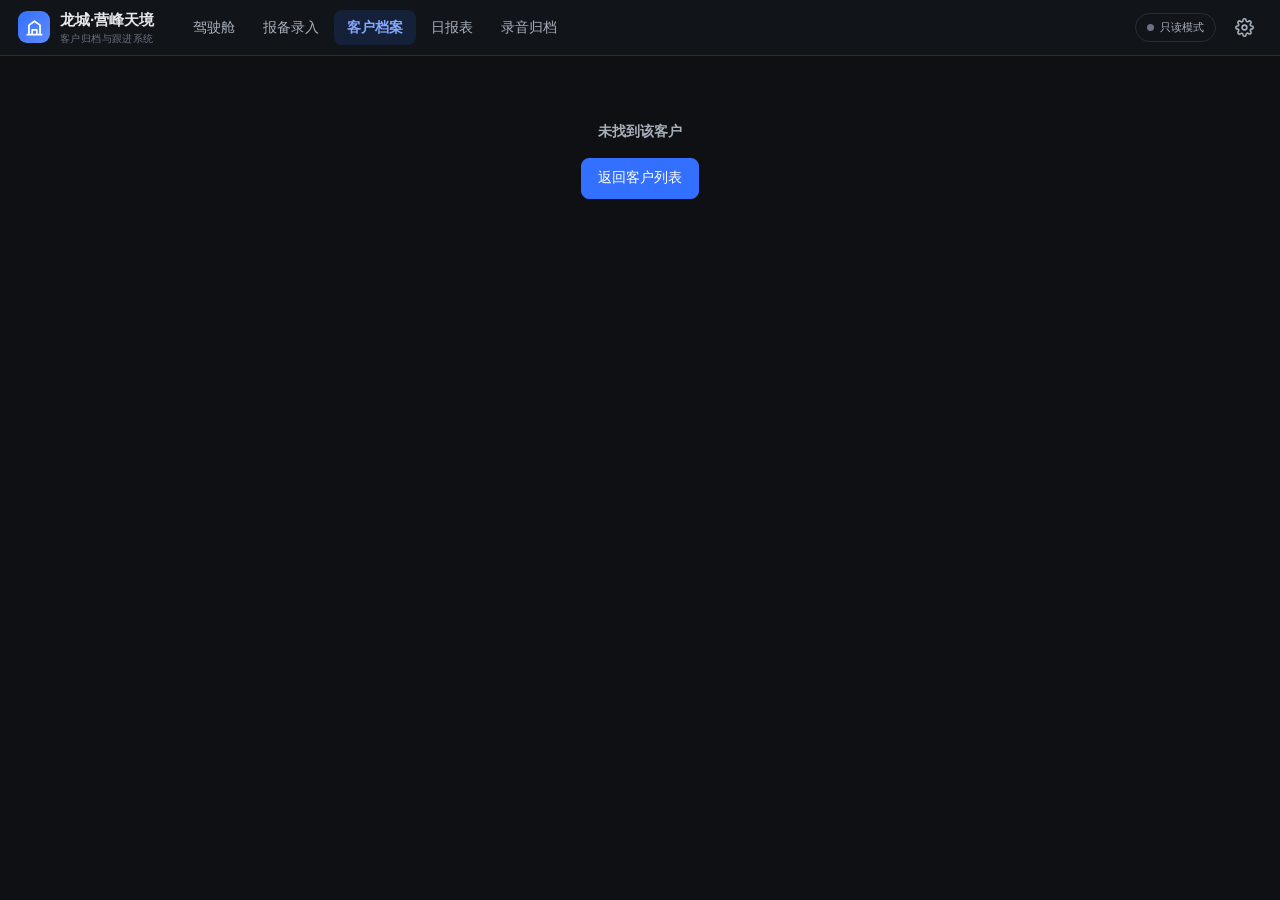
<file: customer.html>
<!DOCTYPE html>
<html lang="zh-CN">
<head>
<meta charset="UTF-8">
<meta name="viewport" content="width=device-width, initial-scale=1.0, viewport-fit=cover">
<title>客户详情 · 龙城·营峰天境</title>
<link rel="icon" href="data:image/svg+xml,%3Csvg xmlns='http://www.w3.org/2000/svg' viewBox='0 0 24 24'%3E%3Crect width='24' height='24' rx='6' fill='%233370ff'/%3E%3Cpath d='M4 16l4-5 3 3 5-7 4 4' fill='none' stroke='white' stroke-width='2' stroke-linecap='round' stroke-linejoin='round'/%3E%3C/svg%3E">
<link rel="stylesheet" href="assets/css/app.css">
</head>
<body>

<nav class="topnav">
  <a class="brand" href="index.html">
    <span class="brand-logo"><svg viewBox="0 0 24 24" fill="none" stroke="currentColor" stroke-width="2.2" stroke-linecap="round" stroke-linejoin="round"><path d="M3 21h18M5 21V9l7-5 7 5v12M9 21v-6h6v6"/></svg></span>
    <span>龙城·营峰天境<small>客户归档与跟进系统</small></span>
  </a>
  <div class="nav-links">
    <a href="index.html">驾驶舱</a>
    <a href="report.html">报备录入</a>
    <a href="customers.html" class="active">客户档案</a>
    <a href="daily.html">日报表</a>
    <a href="recordings.html">录音归档</a>
  </div>
  <div class="nav-right">
    <a class="mode-pill" href="settings.html"><span class="dot"></span>只读模式</a>
    <a class="icon-btn" href="settings.html"><svg viewBox="0 0 24 24" fill="none" stroke="currentColor" stroke-width="2" stroke-linecap="round" stroke-linejoin="round"><circle cx="12" cy="12" r="3"/><path d="M19.4 15a1.65 1.65 0 0 0 .33 1.82l.06.06a2 2 0 1 1-2.83 2.83l-.06-.06a1.65 1.65 0 0 0-1.82-.33 1.65 1.65 0 0 0-1 1.51V21a2 2 0 0 1-4 0v-.09A1.65 1.65 0 0 0 9 19.4a1.65 1.65 0 0 0-1.82.33l-.06.06a2 2 0 1 1-2.83-2.83l.06-.06a1.65 1.65 0 0 0 .33-1.82 1.65 1.65 0 0 0-1.51-1H3a2 2 0 0 1 0-4h.09A1.65 1.65 0 0 0 4.6 9a1.65 1.65 0 0 0-.33-1.82l-.06-.06a2 2 0 1 1 2.83-2.83l.06.06a1.65 1.65 0 0 0 1.82.33H9a1.65 1.65 0 0 0 1-1.51V3a2 2 0 0 1 4 0v.09a1.65 1.65 0 0 0 1 1.51 1.65 1.65 0 0 0 1.82-.33l.06-.06a2 2 0 1 1 2.83 2.83l-.06.06a1.65 1.65 0 0 0-.33 1.82V9a1.65 1.65 0 0 0 1.51 1H21a2 2 0 0 1 0 4h-.09a1.65 1.65 0 0 0-1.51 1z"/></svg></a>
  </div>
</nav>

<main class="page" id="detail-root"></main>

<nav class="tabbar">
  <a href="index.html"><svg viewBox="0 0 24 24" fill="none" stroke="currentColor" stroke-width="2" stroke-linecap="round" stroke-linejoin="round"><path d="M3 13h8V3H3zM13 21h8V3h-8z"/></svg>驾驶舱</a>
  <a href="customers.html" class="active"><svg viewBox="0 0 24 24" fill="none" stroke="currentColor" stroke-width="2" stroke-linecap="round" stroke-linejoin="round"><path d="M17 21v-2a4 4 0 0 0-4-4H5a4 4 0 0 0-4 4v2"/><circle cx="9" cy="7" r="4"/><path d="M23 21v-2a4 4 0 0 0-3-3.87M16 3.13a4 4 0 0 1 0 7.75"/></svg>客户</a>
  <a href="report.html" class="add-tab"><span class="add-circle"><svg viewBox="0 0 24 24" fill="none" stroke="currentColor" stroke-width="2.6" stroke-linecap="round"><path d="M12 5v14M5 12h14"/></svg></span>录入</a>
  <a href="daily.html"><svg viewBox="0 0 24 24" fill="none" stroke="currentColor" stroke-width="2" stroke-linecap="round" stroke-linejoin="round"><rect x="3" y="4" width="18" height="18" rx="2"/><path d="M16 2v4M8 2v4M3 10h18"/></svg>日报</a>
  <a href="recordings.html"><svg viewBox="0 0 24 24" fill="none" stroke="currentColor" stroke-width="2" stroke-linecap="round" stroke-linejoin="round"><path d="M12 1a3 3 0 0 0-3 3v8a3 3 0 0 0 6 0V4a3 3 0 0 0-3-3z"/><path d="M19 10v2a7 7 0 0 1-14 0v-2M12 19v4M8 23h8"/></svg>录音</a>
</nav>

<script src="assets/js/core.js"></script>
<script src="assets/js/customer.js"></script>
</body>
</html>
</file>
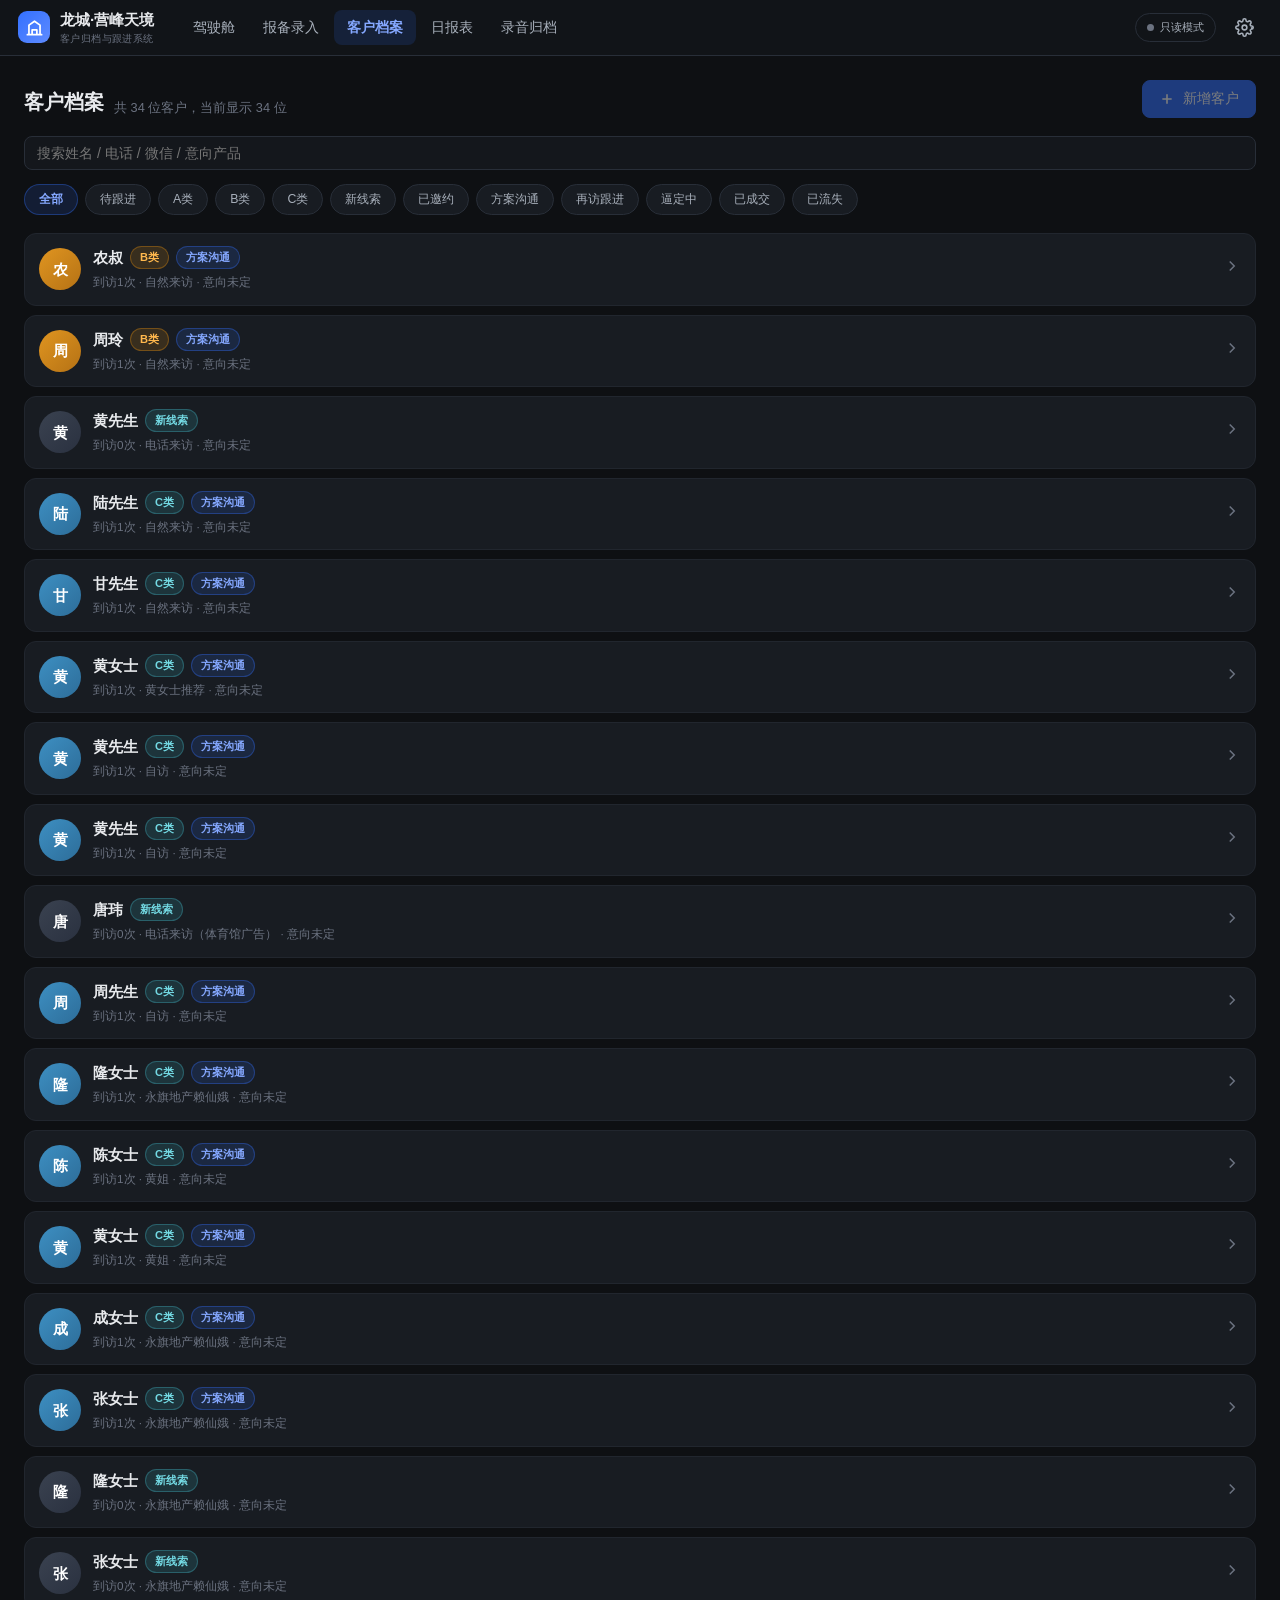
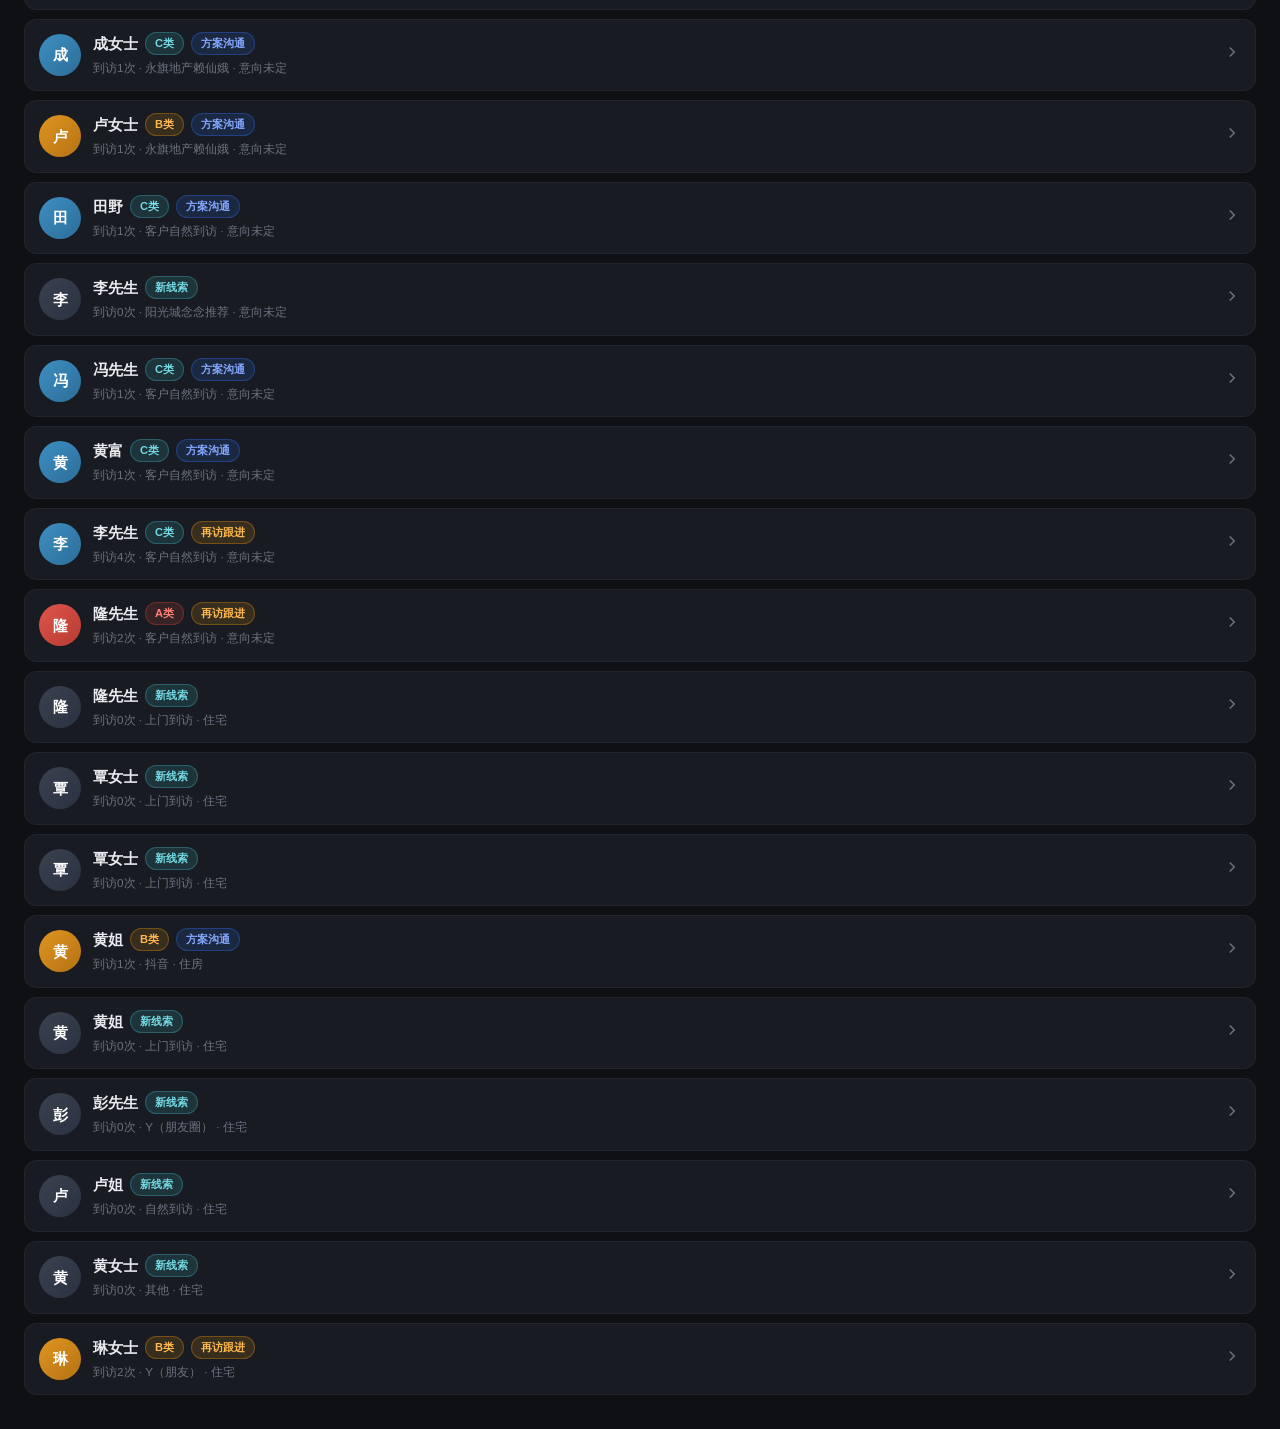
<file: customers.html>
<!DOCTYPE html>
<html lang="zh-CN">
<head>
<meta charset="UTF-8">
<meta name="viewport" content="width=device-width, initial-scale=1.0, viewport-fit=cover">
<title>客户档案 · 龙城·营峰天境</title>
<link rel="icon" href="data:image/svg+xml,%3Csvg xmlns='http://www.w3.org/2000/svg' viewBox='0 0 24 24'%3E%3Crect width='24' height='24' rx='6' fill='%233370ff'/%3E%3Cpath d='M4 16l4-5 3 3 5-7 4 4' fill='none' stroke='white' stroke-width='2' stroke-linecap='round' stroke-linejoin='round'/%3E%3C/svg%3E">
<link rel="stylesheet" href="assets/css/app.css">
</head>
<body>

<nav class="topnav">
  <a class="brand" href="index.html">
    <span class="brand-logo"><svg viewBox="0 0 24 24" fill="none" stroke="currentColor" stroke-width="2.2" stroke-linecap="round" stroke-linejoin="round"><path d="M3 21h18M5 21V9l7-5 7 5v12M9 21v-6h6v6"/></svg></span>
    <span>龙城·营峰天境<small>客户归档与跟进系统</small></span>
  </a>
  <div class="nav-links">
    <a href="index.html">驾驶舱</a>
    <a href="report.html">报备录入</a>
    <a href="customers.html" class="active">客户档案</a>
    <a href="daily.html">日报表</a>
    <a href="recordings.html">录音归档</a>
  </div>
  <div class="nav-right">
    <a class="mode-pill" href="settings.html"><span class="dot"></span>只读模式</a>
    <a class="icon-btn" href="settings.html"><svg viewBox="0 0 24 24" fill="none" stroke="currentColor" stroke-width="2" stroke-linecap="round" stroke-linejoin="round"><circle cx="12" cy="12" r="3"/><path d="M19.4 15a1.65 1.65 0 0 0 .33 1.82l.06.06a2 2 0 1 1-2.83 2.83l-.06-.06a1.65 1.65 0 0 0-1.82-.33 1.65 1.65 0 0 0-1 1.51V21a2 2 0 0 1-4 0v-.09A1.65 1.65 0 0 0 9 19.4a1.65 1.65 0 0 0-1.82.33l-.06.06a2 2 0 1 1-2.83-2.83l.06-.06a1.65 1.65 0 0 0 .33-1.82 1.65 1.65 0 0 0-1.51-1H3a2 2 0 0 1 0-4h.09A1.65 1.65 0 0 0 4.6 9a1.65 1.65 0 0 0-.33-1.82l-.06-.06a2 2 0 1 1 2.83-2.83l.06.06a1.65 1.65 0 0 0 1.82.33H9a1.65 1.65 0 0 0 1-1.51V3a2 2 0 0 1 4 0v.09a1.65 1.65 0 0 0 1 1.51 1.65 1.65 0 0 0 1.82-.33l.06-.06a2 2 0 1 1 2.83 2.83l-.06.06a1.65 1.65 0 0 0-.33 1.82V9a1.65 1.65 0 0 0 1.51 1H21a2 2 0 0 1 0 4h-.09a1.65 1.65 1.65 0 0 0-1.51 1z"/></svg></a>
  </div>
</nav>

<main class="page">
  <div class="page-head">
    <h1>客户档案</h1>
    <div class="sub" id="count-sub"></div>
    <button class="btn btn-primary head-right" id="btn-new" data-edit>
      <svg viewBox="0 0 24 24" fill="none" stroke="currentColor" stroke-width="2.4"><path d="M12 5v14M5 12h14"/></svg>新增客户</button>
  </div>

  <div class="filter-bar">
    <input class="input" id="kw" placeholder="搜索姓名 / 电话 / 微信 / 意向产品">
  </div>
  <div class="chip-row" id="filter-chips">
    <button class="chip active" data-f="all">全部</button>
    <button class="chip" data-f="follow">待跟进</button>
    <button class="chip" data-f="A">A类</button>
    <button class="chip" data-f="B">B类</button>
    <button class="chip" data-f="C">C类</button>
    <button class="chip" data-f="新线索">新线索</button>
    <button class="chip" data-f="已邀约">已邀约</button>
    <button class="chip" data-f="方案沟通">方案沟通</button>
    <button class="chip" data-f="再访跟进">再访跟进</button>
    <button class="chip" data-f="逼定中">逼定中</button>
    <button class="chip" data-f="已成交">已成交</button>
    <button class="chip" data-f="已流失">已流失</button>
  </div>

  <div class="customer-list" id="list"></div>
</main>

<nav class="tabbar">
  <a href="index.html"><svg viewBox="0 0 24 24" fill="none" stroke="currentColor" stroke-width="2" stroke-linecap="round" stroke-linejoin="round"><path d="M3 13h8V3H3zM13 21h8V3h-8z"/></svg>驾驶舱</a>
  <a href="customers.html" class="active"><svg viewBox="0 0 24 24" fill="none" stroke="currentColor" stroke-width="2" stroke-linecap="round" stroke-linejoin="round"><path d="M17 21v-2a4 4 0 0 0-4-4H5a4 4 0 0 0-4 4v2"/><circle cx="9" cy="7" r="4"/><path d="M23 21v-2a4 4 0 0 0-3-3.87M16 3.13a4 4 0 0 1 0 7.75"/></svg>客户</a>
  <a href="report.html" class="add-tab"><span class="add-circle"><svg viewBox="0 0 24 24" fill="none" stroke="currentColor" stroke-width="2.6" stroke-linecap="round"><path d="M12 5v14M5 12h14"/></svg></span>录入</a>
  <a href="daily.html"><svg viewBox="0 0 24 24" fill="none" stroke="currentColor" stroke-width="2" stroke-linecap="round" stroke-linejoin="round"><rect x="3" y="4" width="18" height="18" rx="2"/><path d="M16 2v4M8 2v4M3 10h18"/></svg>日报</a>
  <a href="recordings.html"><svg viewBox="0 0 24 24" fill="none" stroke="currentColor" stroke-width="2" stroke-linecap="round" stroke-linejoin="round"><path d="M12 1a3 3 0 0 0-3 3v8a3 3 0 0 0 6 0V4a3 3 0 0 0-3-3z"/><path d="M19 10v2a7 7 0 0 1-14 0v-2M12 19v4M8 23h8"/></svg>录音</a>
</nav>

<script src="assets/js/core.js"></script>
<script src="assets/js/customers.js"></script>
</body>
</html>
</file>
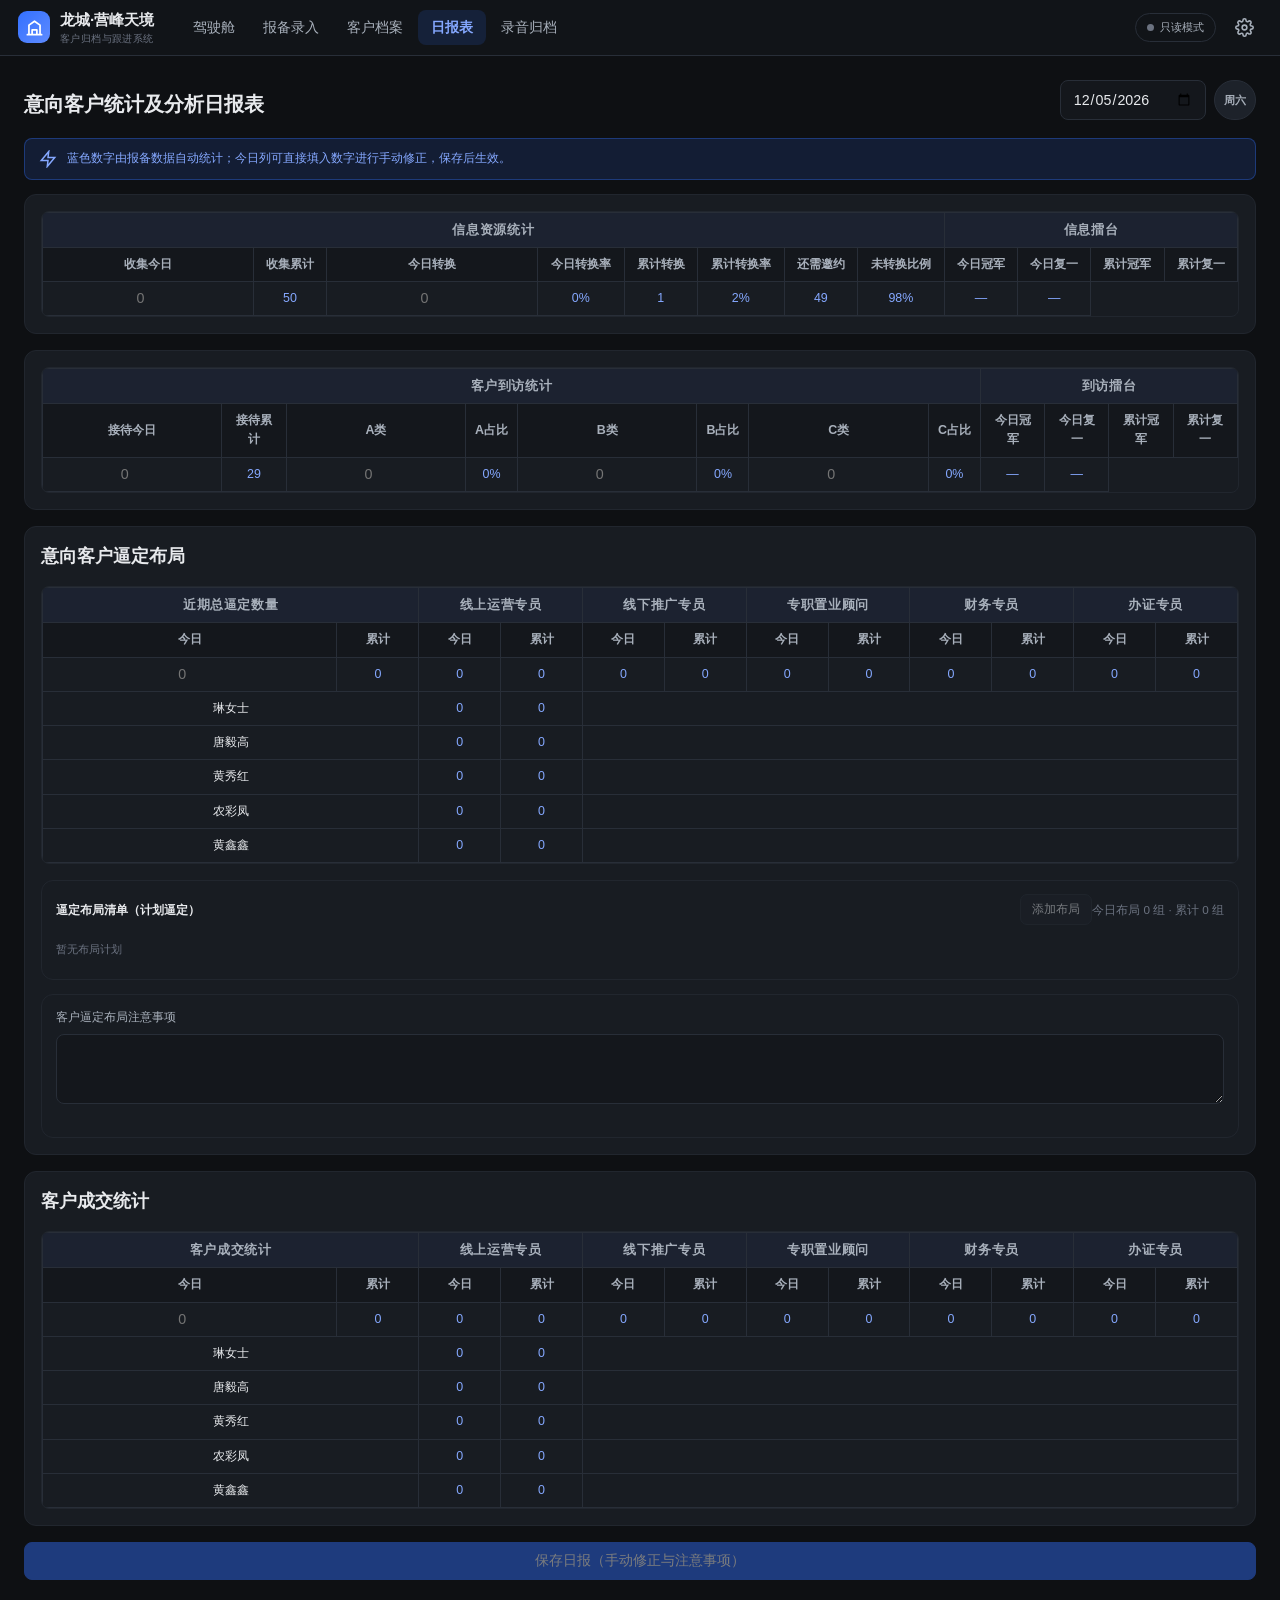
<file: daily.html>
<!DOCTYPE html>
<html lang="zh-CN">
<head>
<meta charset="UTF-8">
<meta name="viewport" content="width=device-width, initial-scale=1.0, viewport-fit=cover">
<title>日报表 · 龙城·营峰天境</title>
<link rel="icon" href="data:image/svg+xml,%3Csvg xmlns='http://www.w3.org/2000/svg' viewBox='0 0 24 24'%3E%3Crect width='24' height='24' rx='6' fill='%233370ff'/%3E%3Cpath d='M4 16l4-5 3 3 5-7 4 4' fill='none' stroke='white' stroke-width='2' stroke-linecap='round' stroke-linejoin='round'/%3E%3C/svg%3E">
<link rel="stylesheet" href="assets/css/app.css">
</head>
<body>

<nav class="topnav">
  <a class="brand" href="index.html">
    <span class="brand-logo"><svg viewBox="0 0 24 24" fill="none" stroke="currentColor" stroke-width="2.2" stroke-linecap="round" stroke-linejoin="round"><path d="M3 21h18M5 21V9l7-5 7 5v12M9 21v-6h6v6"/></svg></span>
    <span>龙城·营峰天境<small>客户归档与跟进系统</small></span>
  </a>
  <div class="nav-links">
    <a href="index.html">驾驶舱</a>
    <a href="report.html">报备录入</a>
    <a href="customers.html">客户档案</a>
    <a href="daily.html" class="active">日报表</a>
    <a href="recordings.html">录音归档</a>
  </div>
  <div class="nav-right">
    <a class="mode-pill" href="settings.html"><span class="dot"></span>只读模式</a>
    <a class="icon-btn" href="settings.html"><svg viewBox="0 0 24 24" fill="none" stroke="currentColor" stroke-width="2" stroke-linecap="round" stroke-linejoin="round"><circle cx="12" cy="12" r="3"/><path d="M19.4 15a1.65 1.65 0 0 0 .33 1.82l.06.06a2 2 0 1 1-2.83 2.83l-.06-.06a1.65 1.65 0 0 0-1.82-.33 1.65 1.65 0 0 0-1 1.51V21a2 2 0 0 1-4 0v-.09A1.65 1.65 0 0 0 9 19.4a1.65 1.65 0 0 0-1.82.33l-.06.06a2 2 0 1 1-2.83-2.83l.06-.06a1.65 1.65 0 0 0 .33-1.82 1.65 1.65 0 0 0-1.51-1H3a2 2 0 0 1 0-4h.09A1.65 1.65 0 0 0 4.6 9a1.65 1.65 0 0 0-.33-1.82l-.06-.06a2 2 0 1 1 2.83-2.83l.06.06a1.65 1.65 0 0 0 1.82.33H9a1.65 1.65 0 0 0 1-1.51V3a2 2 0 0 1 4 0v.09a1.65 1.65 0 0 0 1 1.51 1.65 1.65 0 0 0 1.82-.33l.06-.06a2 2 0 1 1 2.83 2.83l-.06.06a1.65 1.65 0 0 0-.33 1.82V9a1.65 1.65 0 0 0 1.51 1H21a2 2 0 0 1 0 4h-.09a1.65 1.65 0 0 0-1.51 1z"/></svg></a>
  </div>
</nav>

<main class="page">
  <div class="page-head">
    <h1>意向客户统计及分析日报表</h1>
    <div class="head-right">
      <input class="input" type="date" id="date-pick" style="width:auto">
      <span class="badge" id="week-pill"></span>
    </div>
  </div>

  <div class="banner info">
    <svg viewBox="0 0 24 24" fill="none" stroke="currentColor" stroke-width="2"><path d="M13 2L3 14h9l-1 8 10-12h-9z"/></svg>
    蓝色数字由报备数据自动统计；今日列可直接填入数字进行手动修正，保存后生效。
  </div>

  <!-- 信息资源 + 信息擂台 -->
  <div class="card mb16">
    <div class="table-wrap">
      <table class="report-table" id="t-info"></table>
    </div>
  </div>

  <!-- 到访 + 到访擂台 -->
  <div class="card mb16">
    <div class="table-wrap">
      <table class="report-table" id="t-visit"></table>
    </div>
  </div>

  <!-- 逼定布局 -->
  <div class="card mb16">
    <h3 class="mb16">意向客户逼定布局</h3>
    <div class="table-wrap">
      <table class="report-table" id="t-force"></table>
    </div>
    <div class="grid mt16" style="grid-template-columns:1fr">
      <div class="card tight">
        <div class="flex aic mb8"><span class="semibold small">逼定布局清单（计划逼定）</span>
          <button class="btn btn-sm right" id="btn-add-plan" data-edit>添加布局</button></div>
        <div id="plan-list"></div>
      </div>
      <div class="card tight">
        <div class="form-row mb0"><label>客户逼定布局注意事项</label>
          <textarea class="input" id="force-notes" style="min-height:70px" data-edit></textarea></div>
      </div>
    </div>
  </div>

  <!-- 成交统计 -->
  <div class="card mb16">
    <h3 class="mb16">客户成交统计</h3>
    <div class="table-wrap">
      <table class="report-table" id="t-deal"></table>
    </div>
  </div>

  <button class="btn btn-primary btn-block" id="btn-save" data-edit>保存日报（手动修正与注意事项）</button>
</main>

<nav class="tabbar">
  <a href="index.html"><svg viewBox="0 0 24 24" fill="none" stroke="currentColor" stroke-width="2" stroke-linecap="round" stroke-linejoin="round"><path d="M3 13h8V3H3zM13 21h8V3h-8z"/></svg>驾驶舱</a>
  <a href="customers.html"><svg viewBox="0 0 24 24" fill="none" stroke="currentColor" stroke-width="2" stroke-linecap="round" stroke-linejoin="round"><path d="M17 21v-2a4 4 0 0 0-4-4H5a4 4 0 0 0-4 4v2"/><circle cx="9" cy="7" r="4"/><path d="M23 21v-2a4 4 0 0 0-3-3.87M16 3.13a4 4 0 0 1 0 7.75"/></svg>客户</a>
  <a href="report.html" class="add-tab"><span class="add-circle"><svg viewBox="0 0 24 24" fill="none" stroke="currentColor" stroke-width="2.6" stroke-linecap="round"><path d="M12 5v14M5 12h14"/></svg></span>录入</a>
  <a href="daily.html" class="active"><svg viewBox="0 0 24 24" fill="none" stroke="currentColor" stroke-width="2" stroke-linecap="round" stroke-linejoin="round"><rect x="3" y="4" width="18" height="18" rx="2"/><path d="M16 2v4M8 2v4M3 10h18"/></svg>日报</a>
  <a href="recordings.html"><svg viewBox="0 0 24 24" fill="none" stroke="currentColor" stroke-width="2" stroke-linecap="round" stroke-linejoin="round"><path d="M12 1a3 3 0 0 0-3 3v8a3 3 0 0 0 6 0V4a3 3 0 0 0-3-3z"/><path d="M19 10v2a7 7 0 0 1-14 0v-2M12 19v4M8 23h8"/></svg>录音</a>
</nav>

<script src="assets/js/core.js"></script>
<script src="assets/js/daily-page.js"></script>
</body>
</html>
</file>
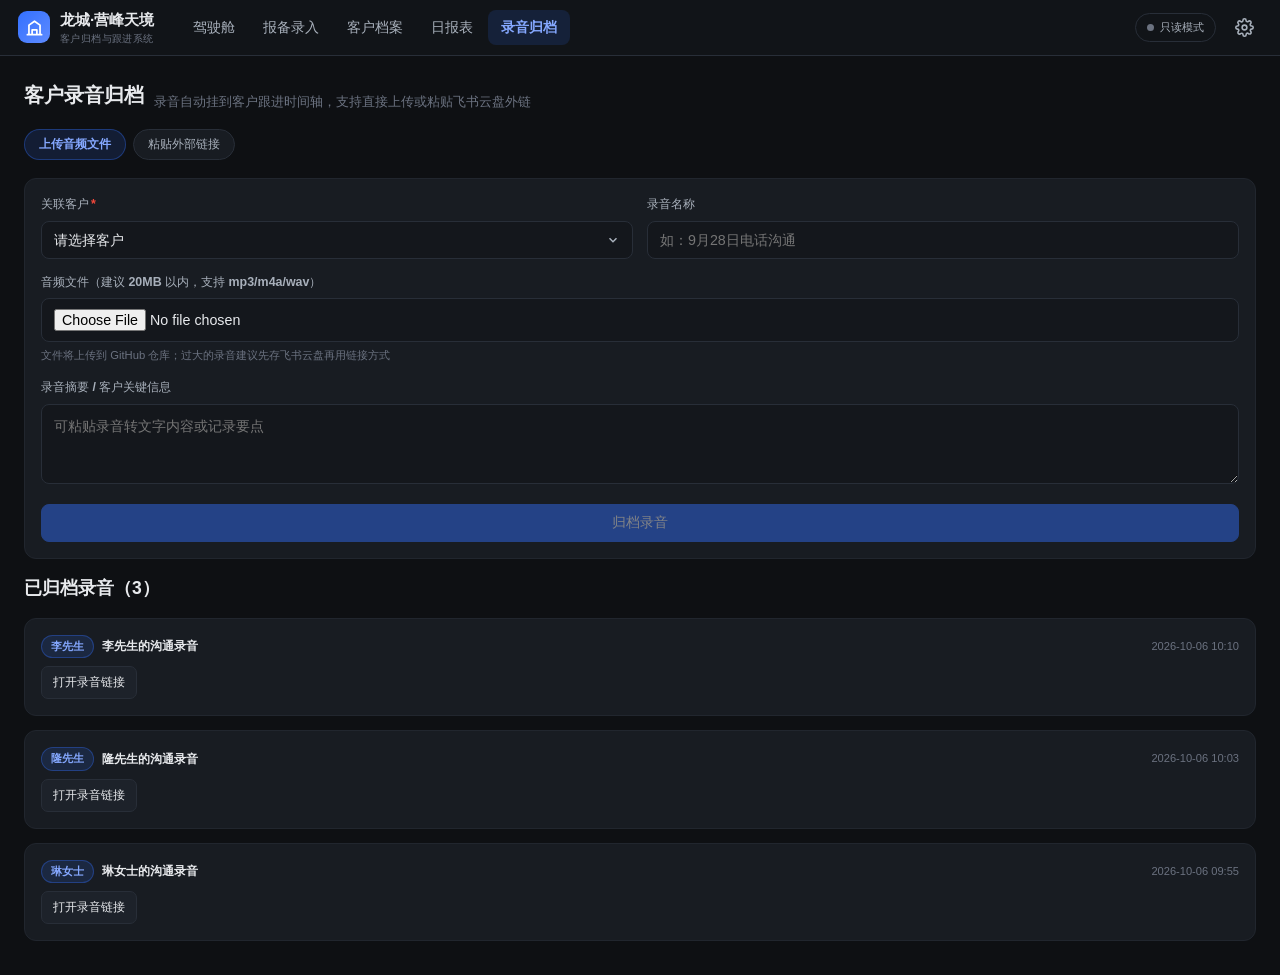
<file: recordings.html>
<!DOCTYPE html>
<html lang="zh-CN">
<head>
<meta charset="UTF-8">
<meta name="viewport" content="width=device-width, initial-scale=1.0, viewport-fit=cover">
<title>录音归档 · 龙城·营峰天境</title>
<link rel="icon" href="data:image/svg+xml,%3Csvg xmlns='http://www.w3.org/2000/svg' viewBox='0 0 24 24'%3E%3Crect width='24' height='24' rx='6' fill='%233370ff'/%3E%3Cpath d='M4 16l4-5 3 3 5-7 4 4' fill='none' stroke='white' stroke-width='2' stroke-linecap='round' stroke-linejoin='round'/%3E%3C/svg%3E">
<link rel="stylesheet" href="assets/css/app.css">
</head>
<body>

<nav class="topnav">
  <a class="brand" href="index.html">
    <span class="brand-logo"><svg viewBox="0 0 24 24" fill="none" stroke="currentColor" stroke-width="2.2" stroke-linecap="round" stroke-linejoin="round"><path d="M3 21h18M5 21V9l7-5 7 5v12M9 21v-6h6v6"/></svg></span>
    <span>龙城·营峰天境<small>客户归档与跟进系统</small></span>
  </a>
  <div class="nav-links">
    <a href="index.html">驾驶舱</a>
    <a href="report.html">报备录入</a>
    <a href="customers.html">客户档案</a>
    <a href="daily.html">日报表</a>
    <a href="recordings.html" class="active">录音归档</a>
  </div>
  <div class="nav-right">
    <a class="mode-pill" href="settings.html"><span class="dot"></span>只读模式</a>
    <a class="icon-btn" href="settings.html"><svg viewBox="0 0 24 24" fill="none" stroke="currentColor" stroke-width="2" stroke-linecap="round" stroke-linejoin="round"><circle cx="12" cy="12" r="3"/><path d="M19.4 15a1.65 1.65 0 0 0 .33 1.82l.06.06a2 2 0 1 1-2.83 2.83l-.06-.06a1.65 1.65 0 0 0-1.82-.33 1.65 1.65 0 0 0-1 1.51V21a2 2 0 0 1-4 0v-.09A1.65 1.65 0 0 0 9 19.4a1.65 1.65 0 0 0-1.82.33l-.06.06a2 2 0 1 1-2.83-2.83l.06-.06a1.65 1.65 0 0 0 .33-1.82 1.65 1.65 0 0 0-1.51-1H3a2 2 0 0 1 0-4h.09A1.65 1.65 0 0 0 4.6 9a1.65 1.65 0 0 0-.33-1.82l-.06-.06a2 2 0 1 1 2.83-2.83l.06.06a1.65 1.65 0 0 0 1.82.33H9a1.65 1.65 0 0 0 1-1.51V3a2 2 0 0 1 4 0v.09a1.65 1.65 0 0 0 1 1.51 1.65 1.65 0 0 0 1.82-.33l.06-.06a2 2 0 1 1 2.83 2.83l-.06.06a1.65 1.65 0 0 0-.33 1.82V9a1.65 1.65 0 0 0 1.51 1H21a2 2 0 0 1 0 4h-.09a1.65 1.65 0 0 0-1.51 1z"/></svg></a>
  </div>
</nav>

<main class="page">
  <div class="page-head">
    <h1>客户录音归档</h1>
    <div class="sub">录音自动挂到客户跟进时间轴，支持直接上传或粘贴飞书云盘外链</div>
  </div>

  <div class="chip-row" id="src-chips">
    <button class="chip active" data-src="upload">上传音频文件</button>
    <button class="chip" data-src="link">粘贴外部链接</button>
  </div>

  <div class="card mb16">
    <form id="rec-form">
      <div class="form-grid two-col">
        <div class="form-row"><label>关联客户<span class="req">*</span></label>
          <select class="input" id="r-customer"><option value="">请选择</option></select></div>
        <div class="form-row"><label>录音名称</label><input class="input" id="r-name" placeholder="如：9月28日电话沟通"></div>
      </div>

      <div class="form-row" id="upload-box">
        <label>音频文件（建议 20MB 以内，支持 mp3/m4a/wav）</label>
        <input class="input" type="file" id="r-file" accept="audio/*">
        <div class="field-hint">文件将上传到 GitHub 仓库；过大的录音建议先存飞书云盘再用链接方式</div>
      </div>
      <div class="form-row hide" id="link-box">
        <label>音频外链（飞书云盘 / 网盘的可访问链接）</label>
        <input class="input" id="r-url" placeholder="https://...">
      </div>

      <div class="form-row"><label>录音摘要 / 客户关键信息</label>
        <textarea class="input" id="r-summary" style="min-height:80px" placeholder="可粘贴录音转文字内容或记录要点"></textarea></div>
      <button class="btn btn-primary btn-block" type="submit" data-edit>归档录音</button>
    </form>
  </div>

  <h3 class="mb16">已归档录音（<span id="rec-count">0</span>）</h3>
  <div id="rec-list" class="grid"></div>
</main>

<nav class="tabbar">
  <a href="index.html"><svg viewBox="0 0 24 24" fill="none" stroke="currentColor" stroke-width="2" stroke-linecap="round" stroke-linejoin="round"><path d="M3 13h8V3H3zM13 21h8V3h-8z"/></svg>驾驶舱</a>
  <a href="customers.html"><svg viewBox="0 0 24 24" fill="none" stroke="currentColor" stroke-width="2" stroke-linecap="round" stroke-linejoin="round"><path d="M17 21v-2a4 4 0 0 0-4-4H5a4 4 0 0 0-4 4v2"/><circle cx="9" cy="7" r="4"/><path d="M23 21v-2a4 4 0 0 0-3-3.87M16 3.13a4 4 0 0 1 0 7.75"/></svg>客户</a>
  <a href="report.html" class="add-tab"><span class="add-circle"><svg viewBox="0 0 24 24" fill="none" stroke="currentColor" stroke-width="2.6" stroke-linecap="round"><path d="M12 5v14M5 12h14"/></svg></span>录入</a>
  <a href="daily.html"><svg viewBox="0 0 24 24" fill="none" stroke="currentColor" stroke-width="2" stroke-linecap="round" stroke-linejoin="round"><rect x="3" y="4" width="18" height="18" rx="2"/><path d="M16 2v4M8 2v4M3 10h18"/></svg>日报</a>
  <a href="recordings.html" class="active"><svg viewBox="0 0 24 24" fill="none" stroke="currentColor" stroke-width="2" stroke-linecap="round" stroke-linejoin="round"><path d="M12 1a3 3 0 0 0-3 3v8a3 3 0 0 0 6 0V4a3 3 0 0 0-3-3z"/><path d="M19 10v2a7 7 0 0 1-14 0v-2M12 19v4M8 23h8"/></svg>录音</a>
</nav>

<script src="assets/js/core.js"></script>
<script src="assets/js/recordings.js"></script>
</body>
</html>
</file>
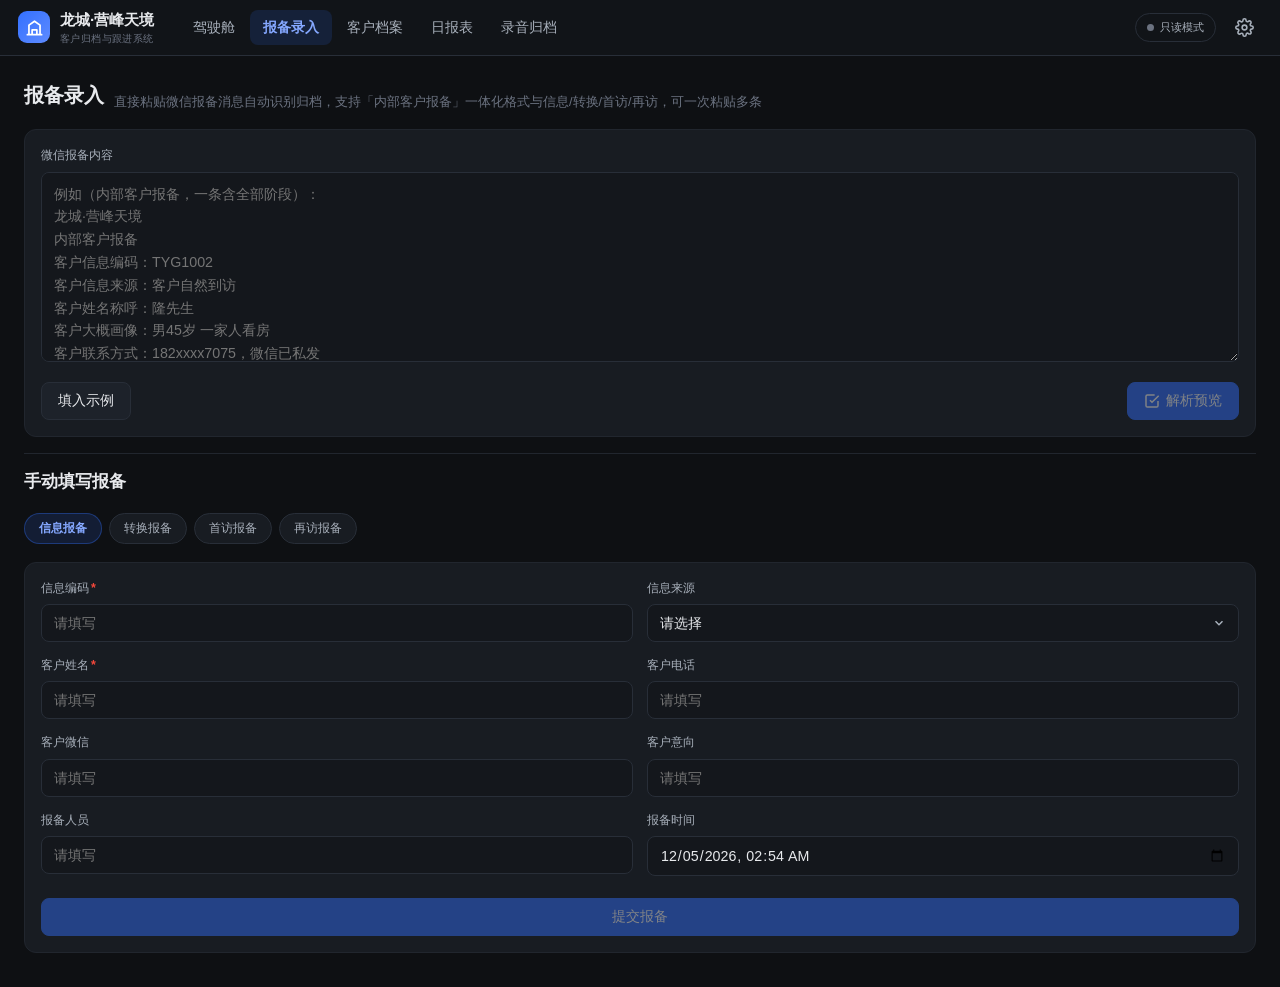
<file: report.html>
<!DOCTYPE html>
<html lang="zh-CN">
<head>
<meta charset="UTF-8">
<meta name="viewport" content="width=device-width, initial-scale=1.0, viewport-fit=cover">
<title>报备录入 · 龙城·营峰天境</title>
<link rel="icon" href="data:image/svg+xml,%3Csvg xmlns='http://www.w3.org/2000/svg' viewBox='0 0 24 24'%3E%3Crect width='24' height='24' rx='6' fill='%233370ff'/%3E%3Cpath d='M4 16l4-5 3 3 5-7 4 4' fill='none' stroke='white' stroke-width='2' stroke-linecap='round' stroke-linejoin='round'/%3E%3C/svg%3E">
<link rel="stylesheet" href="assets/css/app.css">
</head>
<body>

<nav class="topnav">
  <a class="brand" href="index.html">
    <span class="brand-logo"><svg viewBox="0 0 24 24" fill="none" stroke="currentColor" stroke-width="2.2" stroke-linecap="round" stroke-linejoin="round"><path d="M3 21h18M5 21V9l7-5 7 5v12M9 21v-6h6v6"/></svg></span>
    <span>龙城·营峰天境<small>客户归档与跟进系统</small></span>
  </a>
  <div class="nav-links">
    <a href="index.html">驾驶舱</a>
    <a href="report.html" class="active">报备录入</a>
    <a href="customers.html">客户档案</a>
    <a href="daily.html">日报表</a>
    <a href="recordings.html">录音归档</a>
  </div>
  <div class="nav-right">
    <a class="mode-pill" href="settings.html"><span class="dot"></span>只读模式</a>
    <a class="icon-btn" href="settings.html"><svg viewBox="0 0 24 24" fill="none" stroke="currentColor" stroke-width="2" stroke-linecap="round" stroke-linejoin="round"><circle cx="12" cy="12" r="3"/><path d="M19.4 15a1.65 1.65 0 0 0 .33 1.82l.06.06a2 2 0 1 1-2.83 2.83l-.06-.06a1.65 1.65 0 0 0-1.82-.33 1.65 1.65 0 0 0-1 1.51V21a2 2 0 0 1-4 0v-.09A1.65 1.65 0 0 0 9 19.4a1.65 1.65 0 0 0-1.82.33l-.06.06a2 2 0 1 1-2.83-2.83l.06-.06a1.65 1.65 0 0 0 .33-1.82 1.65 1.65 0 0 0-1.51-1H3a2 2 0 0 1 0-4h.09A1.65 1.65 0 0 0 4.6 9a1.65 1.65 0 0 0-.33-1.82l-.06-.06a2 2 0 1 1 2.83-2.83l.06.06a1.65 1.65 0 0 0 1.82.33H9a1.65 1.65 0 0 0 1-1.51V3a2 2 0 0 1 4 0v.09a1.65 1.65 0 0 0 1 1.51 1.65 1.65 0 0 0 1.82-.33l.06-.06a2 2 0 1 1 2.83 2.83l-.06.06a1.65 1.65 0 0 0-.33 1.82V9a1.65 1.65 0 0 0 1.51 1H21a2 2 0 0 1 0 4h-.09a1.65 1.65 0 0 0-1.51 1z"/></svg></a>
  </div>
</nav>

<main class="page">
  <div class="page-head">
    <h1>报备录入</h1>
    <div class="sub">直接粘贴微信报备消息自动识别归档，支持「内部客户报备」一体化格式与信息/转换/首访/再访，可一次粘贴多条</div>
  </div>

  <!-- 粘贴区 -->
  <div class="card">
    <div class="form-row">
      <label>微信报备内容</label>
      <textarea class="input" id="raw" style="min-height:190px" placeholder="例如（内部客户报备，一条含全部阶段）：&#10;龙城·营峰天境&#10;内部客户报备&#10;客户信息编码：TYG1002&#10;客户信息来源：客户自然到访&#10;客户姓名称呼：隆先生&#10;客户大概画像：男45岁 一家人看房&#10;客户联系方式：182xxxx7075，微信已私发&#10;信息报备时间：10月02日&#10;信息报备人员：唐毅高&#10;首次到访时间：10月02日10:00&#10;首次接待人员：唐毅高&#10;客户意向等级：A&#10;客户反馈意见：房产证能否正常办理&#10;再次到访时间：10月02日14:36&#10;再次接待人员：唐毅高&#10;客户反馈意见：考虑下这两天定房"></textarea>
    </div>
    <div class="flex gap8">
      <button class="btn" id="btn-sample">填入示例</button>
      <button class="btn btn-primary right" id="btn-parse" data-edit>
        <svg viewBox="0 0 24 24" fill="none" stroke="currentColor" stroke-width="2.2"><path d="M9 11l3 3L22 4M21 12v7a2 2 0 0 1-2 2H5a2 2 0 0 1-2-2V5a2 2 0 0 1 2-2h11"/></svg>
        解析预览</button>
    </div>
  </div>

  <!-- 解析结果 -->
  <div id="preview" class="mt16"></div>

  <hr class="divider mt24">

  <!-- 手动录入 -->
  <div class="page-head"><h1 style="font-size:1.15rem">手动填写报备</h1></div>
  <div class="chip-row" id="type-chips">
    <button class="chip active" data-type="info">信息报备</button>
    <button class="chip" data-type="convert">转换报备</button>
    <button class="chip" data-type="firstVisit">首访报备</button>
    <button class="chip" data-type="revisit">再访报备</button>
  </div>
  <div class="card">
    <form id="manual-form">
      <div class="form-grid two-col" id="manual-fields"></div>
      <button class="btn btn-primary btn-block mt8" type="submit" data-edit>提交报备</button>
    </form>
  </div>
</main>

<nav class="tabbar">
  <a href="index.html"><svg viewBox="0 0 24 24" fill="none" stroke="currentColor" stroke-width="2" stroke-linecap="round" stroke-linejoin="round"><path d="M3 13h8V3H3zM13 21h8V3h-8z"/></svg>驾驶舱</a>
  <a href="customers.html"><svg viewBox="0 0 24 24" fill="none" stroke="currentColor" stroke-width="2" stroke-linecap="round" stroke-linejoin="round"><path d="M17 21v-2a4 4 0 0 0-4-4H5a4 4 0 0 0-4 4v2"/><circle cx="9" cy="7" r="4"/><path d="M23 21v-2a4 4 0 0 0-3-3.87M16 3.13a4 4 0 0 1 0 7.75"/></svg>客户</a>
  <a href="report.html" class="add-tab active"><span class="add-circle"><svg viewBox="0 0 24 24" fill="none" stroke="currentColor" stroke-width="2.6" stroke-linecap="round"><path d="M12 5v14M5 12h14"/></svg></span>录入</a>
  <a href="daily.html"><svg viewBox="0 0 24 24" fill="none" stroke="currentColor" stroke-width="2" stroke-linecap="round" stroke-linejoin="round"><rect x="3" y="4" width="18" height="18" rx="2"/><path d="M16 2v4M8 2v4M3 10h18"/></svg>日报</a>
  <a href="recordings.html"><svg viewBox="0 0 24 24" fill="none" stroke="currentColor" stroke-width="2" stroke-linecap="round" stroke-linejoin="round"><path d="M12 1a3 3 0 0 0-3 3v8a3 3 0 0 0 6 0V4a3 3 0 0 0-3-3z"/><path d="M19 10v2a7 7 0 0 1-14 0v-2M12 19v4M8 23h8"/></svg>录音</a>
</nav>

<script src="assets/js/core.js"></script>
<script src="assets/js/report.js"></script>
</body>
</html>
</file>
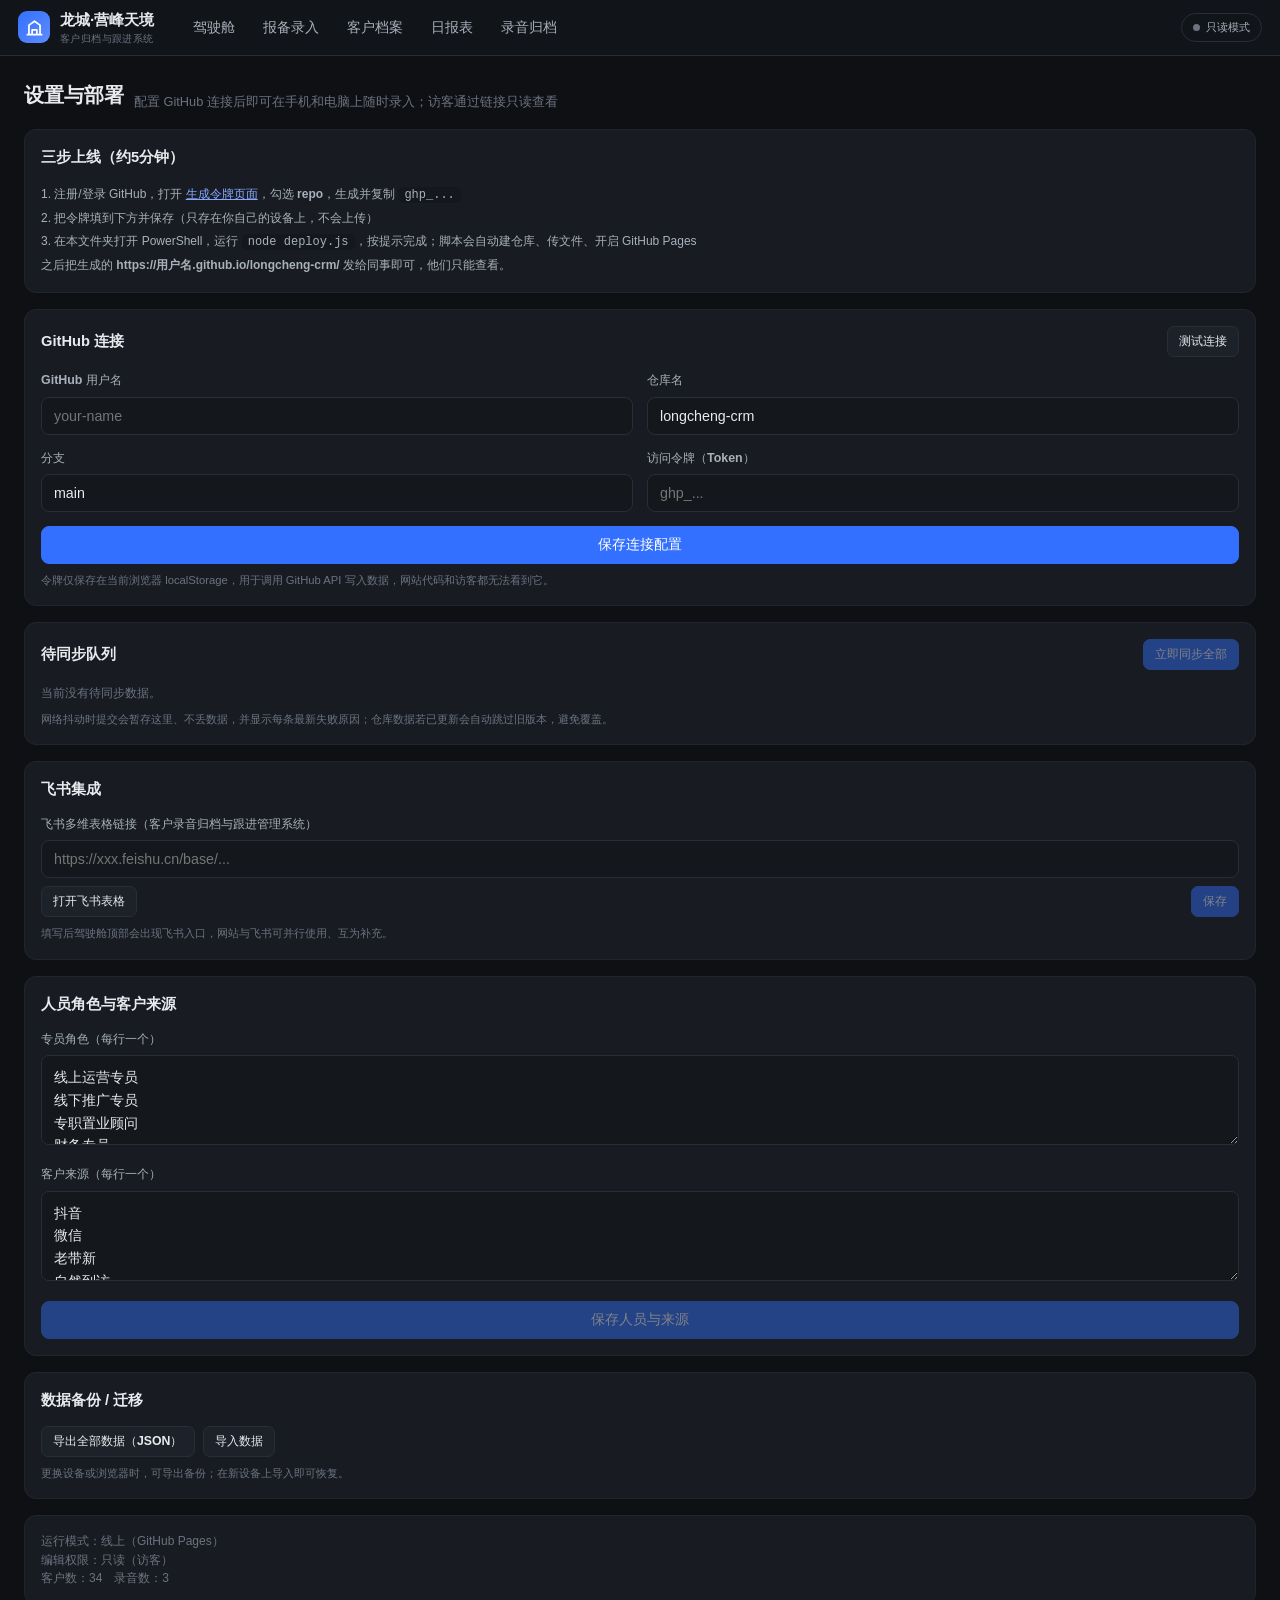
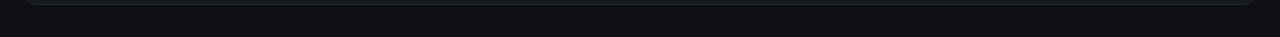
<file: settings.html>
<!DOCTYPE html>
<html lang="zh-CN">
<head>
<meta charset="UTF-8">
<meta name="viewport" content="width=device-width, initial-scale=1.0, viewport-fit=cover">
<title>设置与部署 · 龙城·营峰天境</title>
<link rel="icon" href="data:image/svg+xml,%3Csvg xmlns='http://www.w3.org/2000/svg' viewBox='0 0 24 24'%3E%3Crect width='24' height='24' rx='6' fill='%233370ff'/%3E%3Cpath d='M4 16l4-5 3 3 5-7 4 4' fill='none' stroke='white' stroke-width='2' stroke-linecap='round' stroke-linejoin='round'/%3E%3C/svg%3E">
<link rel="stylesheet" href="assets/css/app.css">
</head>
<body>

<nav class="topnav">
  <a class="brand" href="index.html">
    <span class="brand-logo"><svg viewBox="0 0 24 24" fill="none" stroke="currentColor" stroke-width="2.2" stroke-linecap="round" stroke-linejoin="round"><path d="M3 21h18M5 21V9l7-5 7 5v12M9 21v-6h6v6"/></svg></span>
    <span>龙城·营峰天境<small>客户归档与跟进系统</small></span>
  </a>
  <div class="nav-links">
    <a href="index.html">驾驶舱</a>
    <a href="report.html">报备录入</a>
    <a href="customers.html">客户档案</a>
    <a href="daily.html">日报表</a>
    <a href="recordings.html">录音归档</a>
  </div>
  <div class="nav-right">
    <a class="mode-pill" href="settings.html"><span class="dot"></span>只读模式</a>
  </div>
</nav>

<main class="page">
  <div class="page-head"><h1>设置与部署</h1>
    <div class="sub">配置 GitHub 连接后即可在手机和电脑上随时录入；访客通过链接只读查看</div></div>

  <!-- 部署步骤指引 -->
  <div class="card mb16">
    <div class="card-head"><h3>三步上线（约5分钟）</h3></div>
    <div class="small" style="color:var(--text-2);line-height:1.9">
      1. 注册/登录 GitHub，打开
      <a href="https://github.com/settings/tokens/new?scopes=repo&description=longcheng-crm" target="_blank" rel="noopener" style="color:#85a8ff;text-decoration:underline">生成令牌页面</a>，勾选 <b>repo</b>，生成并复制 <code style="background:var(--bg-soft);padding:1px 6px;border-radius:5px">ghp_...</code><br>
      2. 把令牌填到下方并保存（只存在你自己的设备上，不会上传）<br>
      3. 在本文件夹打开 PowerShell，运行 <code style="background:var(--bg-soft);padding:1px 6px;border-radius:5px">node deploy.js</code>，按提示完成；脚本会自动建仓库、传文件、开启 GitHub Pages<br>
      之后把生成的 <b>https://用户名.github.io/longcheng-crm/</b> 发给同事即可，他们只能查看。
    </div>
  </div>

  <!-- GitHub 配置 -->
  <div class="card mb16">
    <div class="card-head"><h3>GitHub 连接</h3>
      <button class="btn btn-sm right" id="btn-test">测试连接</button></div>
    <div class="form-grid two-col">
      <div class="form-row"><label>GitHub 用户名</label><input class="input" id="gh-owner" placeholder="your-name"></div>
      <div class="form-row"><label>仓库名</label><input class="input" id="gh-repo" value="longcheng-crm"></div>
      <div class="form-row"><label>分支</label><input class="input" id="gh-branch" value="main"></div>
      <div class="form-row"><label>访问令牌（Token）</label><input class="input" id="gh-token" type="password" placeholder="ghp_..."></div>
    </div>
    <button class="btn btn-primary btn-block" id="btn-save-cfg">保存连接配置</button>
    <div class="field-hint mt8">令牌仅保存在当前浏览器 localStorage，用于调用 GitHub API 写入数据，网站代码和访客都无法看到它。</div>
  </div>

  <!-- 待同步队列 -->
  <div class="card mb16">
    <div class="card-head"><h3>待同步队列</h3>
      <button class="btn btn-sm btn-primary right" id="btn-flush" data-edit>立即同步全部</button></div>
    <div id="pending-list" class="small">检测中…</div>
    <div class="field-hint mt8">网络抖动时提交会暂存这里、不丢数据，并显示每条最新失败原因；仓库数据若已更新会自动跳过旧版本，避免覆盖。</div>
  </div>

  <!-- 飞书集成 -->
  <div class="card mb16">
    <div class="card-head"><h3>飞书集成</h3></div>
    <div class="form-row mb8"><label>飞书多维表格链接（客户录音归档与跟进管理系统）</label>
      <input class="input" id="feishu-url" placeholder="https://xxx.feishu.cn/base/..."></div>
    <div class="flex gap8">
      <button class="btn btn-sm" id="btn-open-feishu">打开飞书表格</button>
      <button class="btn btn-sm btn-primary right" id="btn-save-feishu" data-edit>保存</button>
    </div>
    <div class="field-hint mt8">填写后驾驶舱顶部会出现飞书入口，网站与飞书可并行使用、互为补充。</div>
  </div>

  <!-- 人员与来源 -->
  <div class="card mb16">
    <div class="card-head"><h3>人员角色与客户来源</h3></div>
    <div class="form-row"><label>专员角色（每行一个）</label>
      <textarea class="input" id="cfg-staff" style="min-height:90px"></textarea></div>
    <div class="form-row"><label>客户来源（每行一个）</label>
      <textarea class="input" id="cfg-sources" style="min-height:90px"></textarea></div>
    <button class="btn btn-primary btn-block" id="btn-save-cfglist" data-edit>保存人员与来源</button>
  </div>

  <!-- 数据备份 -->
  <div class="card mb16">
    <div class="card-head"><h3>数据备份 / 迁移</h3></div>
    <div class="flex gap8" style="flex-wrap:wrap">
      <button class="btn btn-sm" id="btn-export">导出全部数据（JSON）</button>
      <button class="btn btn-sm" id="btn-import">导入数据</button>
      <input type="file" id="import-file" accept="application/json" class="hide">
    </div>
    <div class="field-hint mt8">更换设备或浏览器时，可导出备份；在新设备上导入即可恢复。</div>
  </div>

  <div class="card" id="status-card">
    <div class="small muted" id="status-text">检测运行状态中…</div>
  </div>
</main>

<nav class="tabbar">
  <a href="index.html"><svg viewBox="0 0 24 24" fill="none" stroke="currentColor" stroke-width="2" stroke-linecap="round" stroke-linejoin="round"><path d="M3 13h8V3H3zM13 21h8V3h-8z"/></svg>驾驶舱</a>
  <a href="customers.html"><svg viewBox="0 0 24 24" fill="none" stroke="currentColor" stroke-width="2" stroke-linecap="round" stroke-linejoin="round"><path d="M17 21v-2a4 4 0 0 0-4-4H5a4 4 0 0 0-4 4v2"/><circle cx="9" cy="7" r="4"/><path d="M23 21v-2a4 4 0 0 0-3-3.87M16 3.13a4 4 0 0 1 0 7.75"/></svg>客户</a>
  <a href="report.html" class="add-tab"><span class="add-circle"><svg viewBox="0 0 24 24" fill="none" stroke="currentColor" stroke-width="2.6" stroke-linecap="round"><path d="M12 5v14M5 12h14"/></svg></span>录入</a>
  <a href="daily.html"><svg viewBox="0 0 24 24" fill="none" stroke="currentColor" stroke-width="2" stroke-linecap="round" stroke-linejoin="round"><rect x="3" y="4" width="18" height="18" rx="2"/><path d="M16 2v4M8 2v4M3 10h18"/></svg>日报</a>
  <a href="recordings.html"><svg viewBox="0 0 24 24" fill="none" stroke="currentColor" stroke-width="2" stroke-linecap="round" stroke-linejoin="round"><path d="M12 1a3 3 0 0 0-3 3v8a3 3 0 0 0 6 0V4a3 3 0 0 0-3-3z"/><path d="M19 10v2a7 7 0 0 1-14 0v-2M12 19v4M8 23h8"/></svg>录音</a>
</nav>

<script src="assets/js/core.js"></script>
<script src="assets/js/settings.js"></script>
</body>
</html>
</file>
<file: assets/css/app.css>
/* ============================================================
   龙城·营峰天境 客户管理系统 — 全局样式
   深色驾驶舱主题 · 飞书蓝 · 移动端优先
   ============================================================ */

:root {
  --bg: #0e1013;
  --bg-soft: #14171c;
  --card: #181c22;
  --card-hover: #1d222a;
  --border: #282e38;
  --border-soft: #21262e;
  --text: #e8eaed;
  --text-2: #a8b0bb;
  --text-3: #6b7280;
  --primary: #3370ff;
  --primary-soft: rgba(51, 112, 255, .14);
  --primary-border: rgba(51, 112, 255, .35);
  --green: #2eb872;
  --green-soft: rgba(46, 184, 114, .14);
  --orange: #ff9f0a;
  --orange-soft: rgba(255, 159, 10, .14);
  --red: #f5483b;
  --red-soft: rgba(245, 72, 59, .14);
  --purple: #bf5af2;
  --purple-soft: rgba(191, 90, 242, .14);
  --cyan: #45c8d6;
  --cyan-soft: rgba(69, 200, 214, .14);
  --gold: #f5c542;
  --radius: 12px;
  --radius-sm: 8px;
  --shadow: 0 4px 20px rgba(0, 0, 0, .35);
  --nav-h: 56px;
  --tab-h: 60px;
}

* { margin: 0; padding: 0; box-sizing: border-box; -webkit-tap-highlight-color: transparent; }

html { font-size: 15px; }

body {
  font-family: -apple-system, BlinkMacSystemFont, "PingFang SC", "Microsoft YaHei", "Segoe UI", sans-serif;
  background: var(--bg);
  color: var(--text);
  line-height: 1.55;
  min-height: 100vh;
  padding-bottom: calc(var(--tab-h) + env(safe-area-inset-bottom));
}

a { color: inherit; text-decoration: none; }
button { font-family: inherit; cursor: pointer; border: none; background: none; color: inherit; }
input, select, textarea { font-family: inherit; font-size: .95rem; }
img { max-width: 100%; display: block; }

/* ---------------- 顶部导航 ---------------- */
.topnav {
  position: sticky; top: 0; z-index: 100;
  height: var(--nav-h);
  background: rgba(18, 21, 26, .92);
  backdrop-filter: blur(12px);
  border-bottom: 1px solid var(--border);
  display: flex; align-items: center; gap: 18px;
  padding: 0 18px;
}
.brand { display: flex; align-items: center; gap: 10px; font-weight: 700; font-size: 1.02rem; white-space: nowrap; }
.brand-logo {
  width: 32px; height: 32px; border-radius: 9px; flex: none;
  background: linear-gradient(135deg, #3370ff, #5e8bff);
  display: grid; place-items: center; color: #fff;
}
.brand-logo svg { width: 19px; height: 19px; }
.brand small { display: block; font-size: .68rem; font-weight: 400; color: var(--text-3); letter-spacing: .04em; }

.nav-links { display: none; gap: 2px; margin-left: 8px; }
.nav-links a {
  padding: 7px 13px; border-radius: 8px; color: var(--text-2);
  font-size: .92rem; transition: .15s; white-space: nowrap;
}
.nav-links a:hover { background: var(--card); color: var(--text); }
.nav-links a.active { background: var(--primary-soft); color: #85a8ff; font-weight: 600; }

.nav-right { margin-left: auto; display: flex; align-items: center; gap: 10px; }
.mode-pill {
  display: flex; align-items: center; gap: 6px;
  font-size: .76rem; padding: 5px 11px; border-radius: 999px;
  border: 1px solid var(--border); color: var(--text-2);
}
.mode-pill .dot { width: 7px; height: 7px; border-radius: 50%; background: var(--text-3); }
.mode-pill.editor { background: var(--green-soft); border-color: rgba(46,184,114,.35); color: var(--green); }
.mode-pill.editor .dot { background: var(--green); box-shadow: 0 0 8px var(--green); }

.pending-pill {
  display: flex; align-items: center;
  font-size: .76rem; padding: 5px 11px; border-radius: 999px;
  border: 1px solid rgba(255,159,10,.4);
  background: rgba(255,159,10,.12); color: #ff9f0a;
}
.pending-pill:active { transform: scale(.96); }

.icon-btn {
  width: 36px; height: 36px; border-radius: 9px; display: grid; place-items: center;
  color: var(--text-2); border: 1px solid transparent;
}
.icon-btn:hover { background: var(--card); border-color: var(--border); }
.icon-btn svg { width: 19px; height: 19px; }

/* ---------------- 底部 Tab（移动端） ---------------- */
.tabbar {
  position: fixed; left: 0; right: 0; bottom: 0; z-index: 100;
  height: calc(var(--tab-h) + env(safe-area-inset-bottom));
  padding-bottom: env(safe-area-inset-bottom);
  background: rgba(18, 21, 26, .96);
  backdrop-filter: blur(12px);
  border-top: 1px solid var(--border);
  display: flex;
}
.tabbar a {
  flex: 1; display: flex; flex-direction: column; align-items: center; justify-content: center;
  gap: 3px; color: var(--text-3); font-size: .68rem;
}
.tabbar a svg { width: 21px; height: 21px; }
.tabbar a.active { color: var(--primary); }
.tabbar a.add-tab svg { width: 40px; height: 40px; }
.tabbar a.add-tab .add-circle {
  width: 42px; height: 42px; border-radius: 50%;
  background: linear-gradient(135deg, #3370ff, #5e8bff);
  display: grid; place-items: center; color: #fff; margin-top: -14px;
  box-shadow: 0 4px 14px rgba(51, 112, 255, .5);
}
.tabbar a.add-tab .add-circle svg { width: 22px; height: 22px; }

/* ---------------- 布局 ---------------- */
.page { max-width: 1400px; margin: 0 auto; padding: 18px 14px 26px; }
.page-head { margin-bottom: 18px; display: flex; flex-wrap: wrap; align-items: flex-end; gap: 10px; }
.page-head h1 { font-size: 1.35rem; font-weight: 700; }
.page-head .sub { color: var(--text-3); font-size: .85rem; margin-top: 2px; }
.page-head .head-right { margin-left: auto; display: flex; gap: 8px; flex-wrap: wrap; }

.grid { display: grid; gap: 14px; }
.kpi-grid { display: grid; gap: 14px; grid-template-columns: repeat(2, 1fr); }
.span-2 { grid-column: span 2; }

.card {
  background: var(--card);
  border: 1px solid var(--border-soft);
  border-radius: var(--radius);
  padding: 16px;
}
.card.tight { padding: 13px 14px; }
.card-head { display: flex; align-items: center; gap: 10px; margin-bottom: 14px; }
.card-head h3 { font-size: .98rem; font-weight: 650; }
.card-head .head-right { margin-left: auto; display: flex; gap: 8px; align-items: center; }
.card-note { font-size: .78rem; color: var(--text-3); }

/* ---------------- KPI 指标卡 ---------------- */
.kpi {
  background: var(--card); border: 1px solid var(--border-soft);
  border-radius: var(--radius); padding: 14px 15px; position: relative; overflow: hidden;
}
.kpi::before {
  content: ""; position: absolute; left: 0; top: 0; bottom: 0; width: 3px;
  background: var(--accent, var(--primary)); opacity: .85;
}
.kpi .kpi-label { font-size: .8rem; color: var(--text-2); display: flex; align-items: center; gap: 6px; }
.kpi .kpi-value { font-size: 1.7rem; font-weight: 750; margin-top: 3px; line-height: 1.15; font-variant-numeric: tabular-nums; }
.kpi .kpi-value small { font-size: .82rem; font-weight: 500; color: var(--text-3); margin-left: 5px; }
.kpi .kpi-foot { font-size: .76rem; color: var(--text-3); margin-top: 5px; display: flex; gap: 10px; }
.kpi .kpi-foot b { color: var(--text-2); font-weight: 600; }
.kpi.accent-blue { --accent: var(--primary); }
.kpi.accent-green { --accent: var(--green); }
.kpi.accent-orange { --accent: var(--orange); }
.kpi.accent-purple { --accent: var(--purple); }
.kpi.accent-cyan { --accent: var(--cyan); }
.kpi.accent-gold { --accent: var(--gold); }

/* ---------------- 按钮 ---------------- */
.btn {
  display: inline-flex; align-items: center; justify-content: center; gap: 6px;
  padding: 9px 16px; border-radius: var(--radius-sm);
  background: var(--card-hover); border: 1px solid var(--border);
  color: var(--text); font-size: .9rem; font-weight: 550; transition: .15s;
  white-space: nowrap;
}
.btn:hover { border-color: #3a4250; background: #232932; }
.btn svg { width: 16px; height: 16px; }
.btn-primary { background: var(--primary); border-color: var(--primary); color: #fff; }
.btn-primary:hover { background: #4a81ff; }
.btn-green { background: var(--green); border-color: var(--green); color: #fff; }
.btn-gold { background: var(--gold); border-color: var(--gold); color: #3a2c00; }
.btn-ghost { background: transparent; }
.btn-sm { padding: 6px 11px; font-size: .82rem; border-radius: 7px; }
.btn-block { width: 100%; }
.btn:disabled, .btn.locked { opacity: .45; cursor: not-allowed; }
.btn-danger { background: var(--red-soft); border-color: rgba(245,72,59,.3); color: #ff8075; }

/* ---------------- 表单 ---------------- */
.form-row { margin-bottom: 14px; }
.form-row label { display: block; font-size: .83rem; color: var(--text-2); margin-bottom: 6px; font-weight: 550; }
.form-row label .req { color: var(--red); margin-left: 2px; }
.input, select.input, textarea.input {
  width: 100%; padding: 10px 12px;
  background: var(--bg-soft); border: 1px solid var(--border);
  border-radius: var(--radius-sm); color: var(--text); outline: none; transition: .15s;
}
.input:focus { border-color: var(--primary); box-shadow: 0 0 0 3px var(--primary-soft); }
textarea.input { resize: vertical; min-height: 90px; line-height: 1.6; }
select.input { appearance: none; background-image: url("data:image/svg+xml,%3Csvg xmlns='http://www.w3.org/2000/svg' width='14' height='14' viewBox='0 0 24 24' fill='none' stroke='%23a8b0bb' stroke-width='2.5'%3E%3Cpath d='M6 9l6 6 6-6'/%3E%3C/svg%3E"); background-repeat: no-repeat; background-position: right 12px center; padding-right: 34px; }
.form-grid { display: grid; gap: 0 14px; grid-template-columns: 1fr; }
.field-hint { font-size: .75rem; color: var(--text-3); margin-top: 5px; }

/* ---------------- 徽章 / 标签 ---------------- */
.badge {
  display: inline-flex; align-items: center; gap: 4px;
  padding: 2px 9px; border-radius: 999px; font-size: .74rem; font-weight: 600;
  background: var(--card-hover); border: 1px solid var(--border); color: var(--text-2);
}
.badge.blue { background: var(--primary-soft); border-color: var(--primary-border); color: #85a8ff; }
.badge.green { background: var(--green-soft); border-color: rgba(46,184,114,.3); color: #53d690; }
.badge.orange { background: var(--orange-soft); border-color: rgba(255,159,10,.3); color: #ffb84d; }
.badge.red { background: var(--red-soft); border-color: rgba(245,72,59,.3); color: #ff8075; }
.badge.purple { background: var(--purple-soft); border-color: rgba(191,90,242,.3); color: #d38cf7; }
.badge.cyan { background: var(--cyan-soft); border-color: rgba(69,200,214,.3); color: #73d9e3; }
.badge.gold { background: rgba(245,197,66,.14); border-color: rgba(245,197,66,.3); color: #f5c542; }

.tag {
  display: inline-flex; align-items: center; gap: 5px;
  padding: 3px 8px; border-radius: 7px; font-size: .76rem;
  background: var(--orange-soft); color: #ffb84d; margin: 2px 3px 2px 0;
}
.tag button { color: inherit; display: flex; padding: 0; }
.tag svg { width: 11px; height: 11px; }

/* ---------------- 表格 ---------------- */
.table-wrap { overflow-x: auto; border-radius: var(--radius-sm); border: 1px solid var(--border-soft); }
table.data-table { width: 100%; border-collapse: collapse; font-size: .86rem; min-width: 560px; }
table.data-table th {
  text-align: left; padding: 10px 12px; background: var(--bg-soft);
  color: var(--text-2); font-weight: 600; font-size: .78rem; white-space: nowrap;
  border-bottom: 1px solid var(--border);
}
table.data-table td { padding: 10px 12px; border-bottom: 1px solid var(--border-soft); vertical-align: middle; }
table.data-table tr:last-child td { border-bottom: none; }
table.data-table tbody tr { transition: .12s; }
table.data-table tbody tr:hover { background: var(--card-hover); }
table.data-table .cell-main { font-weight: 600; }
table.data-table .cell-sub { font-size: .76rem; color: var(--text-3); margin-top: 1px; }

/* 日报表专用 */
table.report-table { width: 100%; border-collapse: collapse; font-size: .83rem; }
table.report-table th, table.report-table td { border: 1px solid var(--border); padding: 7px 8px; text-align: center; min-width: 52px; }
table.report-table th { background: var(--bg-soft); color: var(--text-2); font-weight: 600; }
table.report-table td.input-cell { padding: 0; }
table.report-table td.input-cell input { width: 100%; border: none; background: transparent; color: var(--text); text-align: center; padding: 7px 4px; outline: none; min-width: 48px; }
table.report-table td.input-cell input:focus { background: var(--primary-soft); }
table.report-table .section-th { background: #1c2230; font-size: .86rem; letter-spacing: .05em; }
table.report-table .auto-cell { color: #85a8ff; font-variant-numeric: tabular-nums; }

/* ---------------- 时间轴 ---------------- */
.timeline { position: relative; padding-left: 26px; }
.timeline::before { content: ""; position: absolute; left: 8px; top: 6px; bottom: 6px; width: 2px; background: var(--border); }
.tl-item { position: relative; padding-bottom: 18px; }
.tl-item:last-child { padding-bottom: 0; }
.tl-item::before {
  content: ""; position: absolute; left: -23px; top: 5px;
  width: 11px; height: 11px; border-radius: 50%;
  background: var(--bg); border: 2.5px solid var(--primary);
}
.tl-item.t-info::before { border-color: var(--cyan); }
.tl-item.t-convert::before { border-color: var(--purple); }
.tl-item.t-firstVisit::before { border-color: var(--green); }
.tl-item.t-revisit::before { border-color: var(--orange); }
.tl-item.t-chat::before { border-color: var(--primary); }
.tl-item.t-pain::before { border-color: var(--red); }
.tl-item.t-deal::before { border-color: var(--gold); }
.tl-time { font-size: .76rem; color: var(--text-3); }
.tl-title { font-weight: 650; font-size: .9rem; margin: 1px 0 4px; display: flex; gap: 7px; align-items: center; flex-wrap: wrap; }
.tl-body { font-size: .84rem; color: var(--text-2); background: var(--bg-soft); border: 1px solid var(--border-soft); border-radius: 8px; padding: 9px 11px; white-space: pre-wrap; word-break: break-word; }
.tl-operator { font-size: .76rem; color: var(--text-3); }

/* ---------------- 列表项（客户行） ---------------- */
.customer-list { display: flex; flex-direction: column; gap: 9px; }
.customer-row {
  display: flex; align-items: center; gap: 12px;
  background: var(--card); border: 1px solid var(--border-soft);
  border-radius: var(--radius); padding: 12px 14px; transition: .15s;
}
.customer-row:hover { background: var(--card-hover); border-color: var(--border); }
.avatar {
  width: 42px; height: 42px; border-radius: 50%; flex: none;
  display: grid; place-items: center; font-weight: 700; font-size: 1rem; color: #fff;
  background: linear-gradient(135deg, #3a4250, #2a3140);
}
.avatar.lv-A { background: linear-gradient(135deg, #e0554a, #b53b32); }
.avatar.lv-B { background: linear-gradient(135deg, #e09520, #b57215); }
.avatar.lv-C { background: linear-gradient(135deg, #3d8fc2, #2d6d99); }
.customer-row .cr-main { flex: 1; min-width: 0; }
.customer-row .cr-name { font-weight: 650; display: flex; gap: 7px; align-items: center; flex-wrap: wrap; }
.customer-row .cr-sub { font-size: .78rem; color: var(--text-3); margin-top: 2px; overflow: hidden; text-overflow: ellipsis; white-space: nowrap; }
.customer-row .chev { color: var(--text-3); flex: none; }
.customer-row .chev svg { width: 18px; height: 18px; }

/* ---------------- 筛选条 ---------------- */
.filter-bar { display: flex; gap: 8px; margin-bottom: 14px; flex-wrap: wrap; }
.filter-bar .input { padding: 8px 12px; flex: 1; min-width: 140px; }
.chip-row { display: flex; gap: 7px; overflow-x: auto; padding-bottom: 4px; margin-bottom: 14px; scrollbar-width: none; }
.chip-row::-webkit-scrollbar { display: none; }
.chip {
  padding: 6px 14px; border-radius: 999px; font-size: .82rem; white-space: nowrap;
  background: var(--card); border: 1px solid var(--border); color: var(--text-2);
}
.chip.active { background: var(--primary-soft); border-color: var(--primary-border); color: #85a8ff; font-weight: 600; }

/* ---------------- 排行榜 / 擂台 ---------------- */
.rank-list { display: flex; flex-direction: column; gap: 10px; }
.rank-item { display: flex; align-items: center; gap: 11px; }
.rank-no {
  width: 24px; height: 24px; border-radius: 7px; flex: none;
  display: grid; place-items: center; font-size: .78rem; font-weight: 700;
  background: var(--card-hover); color: var(--text-2);
}
.rank-item:nth-child(1) .rank-no { background: var(--gold); color: #1a1400; }
.rank-item:nth-child(2) .rank-no { background: #c8ccd4; color: #222; }
.rank-item:nth-child(3) .rank-no { background: #c98a52; color: #2a1700; }
.rank-name { width: 84px; flex: none; font-size: .86rem; white-space: nowrap; overflow: hidden; text-overflow: ellipsis; }
.rank-bar { flex: 1; height: 8px; border-radius: 99px; background: var(--bg-soft); overflow: hidden; }
.rank-bar i { display: block; height: 100%; border-radius: 99px; background: linear-gradient(90deg, var(--primary), #5e8bff); }
.rank-val { width: 38px; text-align: right; font-weight: 700; font-size: .88rem; font-variant-numeric: tabular-nums; }

.podium { display: flex; align-items: flex-end; justify-content: center; gap: 10px; padding: 6px 0 2px; }
.podium .p-item { text-align: center; flex: 1; max-width: 110px; }
.podium .p-name { font-size: .8rem; font-weight: 650; margin-bottom: 5px; white-space: nowrap; overflow: hidden; text-overflow: ellipsis; }
.podium .p-block { border-radius: 9px 9px 0 0; display: grid; place-items: start center; padding-top: 8px; font-weight: 800; font-size: 1.15rem; color: #fff; }
.podium .p1 .p-block { height: 86px; background: linear-gradient(180deg, #f5c542, #c99a1e); color: #2a2000; }
.podium .p2 .p-block { height: 64px; background: linear-gradient(180deg, #c8ccd4, #9aa0aa); color: #26282e; }
.podium .p3 .p-block { height: 48px; background: linear-gradient(180deg, #d69a63, #a8723d); color: #2e1c08; }
.podium .p-crown svg { width: 22px; height: 22px; color: var(--gold); margin-bottom: 3px; }

/* ---------------- 模态框 ---------------- */
.modal-mask {
  position: fixed; inset: 0; z-index: 200;
  background: rgba(5, 7, 10, .68); backdrop-filter: blur(3px);
  display: none; align-items: flex-end; justify-content: center;
}
.modal-mask.show { display: flex; }
.modal {
  background: var(--card); border: 1px solid var(--border);
  border-radius: 16px 16px 0 0; width: 100%; max-width: 560px;
  max-height: 88vh; overflow-y: auto; padding: 18px 18px calc(18px + env(safe-area-inset-bottom));
  animation: sheetUp .22s ease;
}
@keyframes sheetUp { from { transform: translateY(40px); opacity: .5; } }
.modal-head { display: flex; align-items: center; margin-bottom: 16px; }
.modal-head h3 { font-size: 1.05rem; }
.modal-head .icon-btn { margin-left: auto; }
.modal-foot { display: flex; gap: 10px; margin-top: 18px; }
.modal-foot .btn { flex: 1; }

/* ---------------- Toast ---------------- */
.toast-wrap { position: fixed; top: 70px; left: 0; right: 0; z-index: 300; display: flex; flex-direction: column; align-items: center; gap: 8px; pointer-events: none; }
.toast {
  background: #262c36; border: 1px solid var(--border); color: var(--text);
  padding: 10px 18px; border-radius: 10px; font-size: .86rem;
  box-shadow: var(--shadow); display: flex; align-items: center; gap: 8px;
  animation: toastIn .2s ease; max-width: 90vw;
}
.toast.success { border-color: rgba(46,184,114,.4); }
.toast.success svg { color: var(--green); }
.toast.error { border-color: rgba(245,72,59,.4); }
.toast.error svg { color: var(--red); }
.toast svg { width: 17px; height: 17px; flex: none; }
@keyframes toastIn { from { transform: translateY(-12px); opacity: 0; } }

/* ---------------- 横幅提示 ---------------- */
.banner {
  display: flex; gap: 10px; align-items: center;
  border-radius: var(--radius-sm); padding: 10px 14px; font-size: .83rem; margin-bottom: 14px;
  border: 1px solid var(--border); background: var(--card); color: var(--text-2);
}
.banner svg { width: 18px; height: 18px; flex: none; }
.banner.warn { background: var(--orange-soft); border-color: rgba(255,159,10,.3); color: #ffb84d; }
.banner.info { background: var(--primary-soft); border-color: var(--primary-border); color: #85a8ff; }
.banner a { color: inherit; text-decoration: underline; white-space: nowrap; }
.banner .close { margin-left: auto; }

/* ---------------- 空状态 ---------------- */
.empty { text-align: center; padding: 40px 20px; color: var(--text-3); }
.empty svg { width: 52px; height: 52px; opacity: .4; margin-bottom: 10px; }
.empty .e-title { font-size: .95rem; color: var(--text-2); font-weight: 600; }
.empty .e-sub { font-size: .8rem; margin-top: 4px; }

/* ---------------- 音频项 ---------------- */
.audio-item { display: flex; flex-direction: column; gap: 8px; }
.audio-item audio { width: 100%; height: 38px; }
.audio-meta { display: flex; gap: 8px; align-items: center; flex-wrap: wrap; font-size: .82rem; }

/* ---------------- 工具类 ---------------- */
.mt8 { margin-top: 8px; } .mt16 { margin-top: 16px; } .mt24 { margin-top: 24px; }
.mb8 { margin-bottom: 8px; } .mb16 { margin-bottom: 16px; }
.flex { display: flex; } .aic { align-items: center; } .gap8 { gap: 8px; } .gap12 { gap: 12px; }
.muted { color: var(--text-3); } .small { font-size: .8rem; } .xs { font-size: .74rem; }
.semibold { font-weight: 650; }
.right { margin-left: auto; }
.hide { display: none !important; }
.nowrap { white-space: nowrap; }
.tabnum { font-variant-numeric: tabular-nums; }
.divider { height: 1px; background: var(--border-soft); margin: 14px 0; border: none; }

/* ============================================================
   桌面端适配
   ============================================================ */
@media (min-width: 720px) {
  .page { padding: 24px 24px 34px; }
  .nav-links { display: flex; }
  .tabbar { display: none; }
  body { padding-bottom: 0; }
  .kpi-grid { grid-template-columns: repeat(3, 1fr); }
  .form-grid.two-col { grid-template-columns: 1fr 1fr; }
  .modal { border-radius: 16px; align-self: center; margin: 20px; }
  .modal-mask { align-items: center; }
  .dash-row { grid-template-columns: 1fr 1fr; }
}
@media (min-width: 1080px) {
  .kpi-grid { grid-template-columns: repeat(6, 1fr); }
  .dash-wide { grid-template-columns: 2fr 1fr; }
  .dash-mid { grid-template-columns: 1fr 1fr 1fr; }
}
</file>
